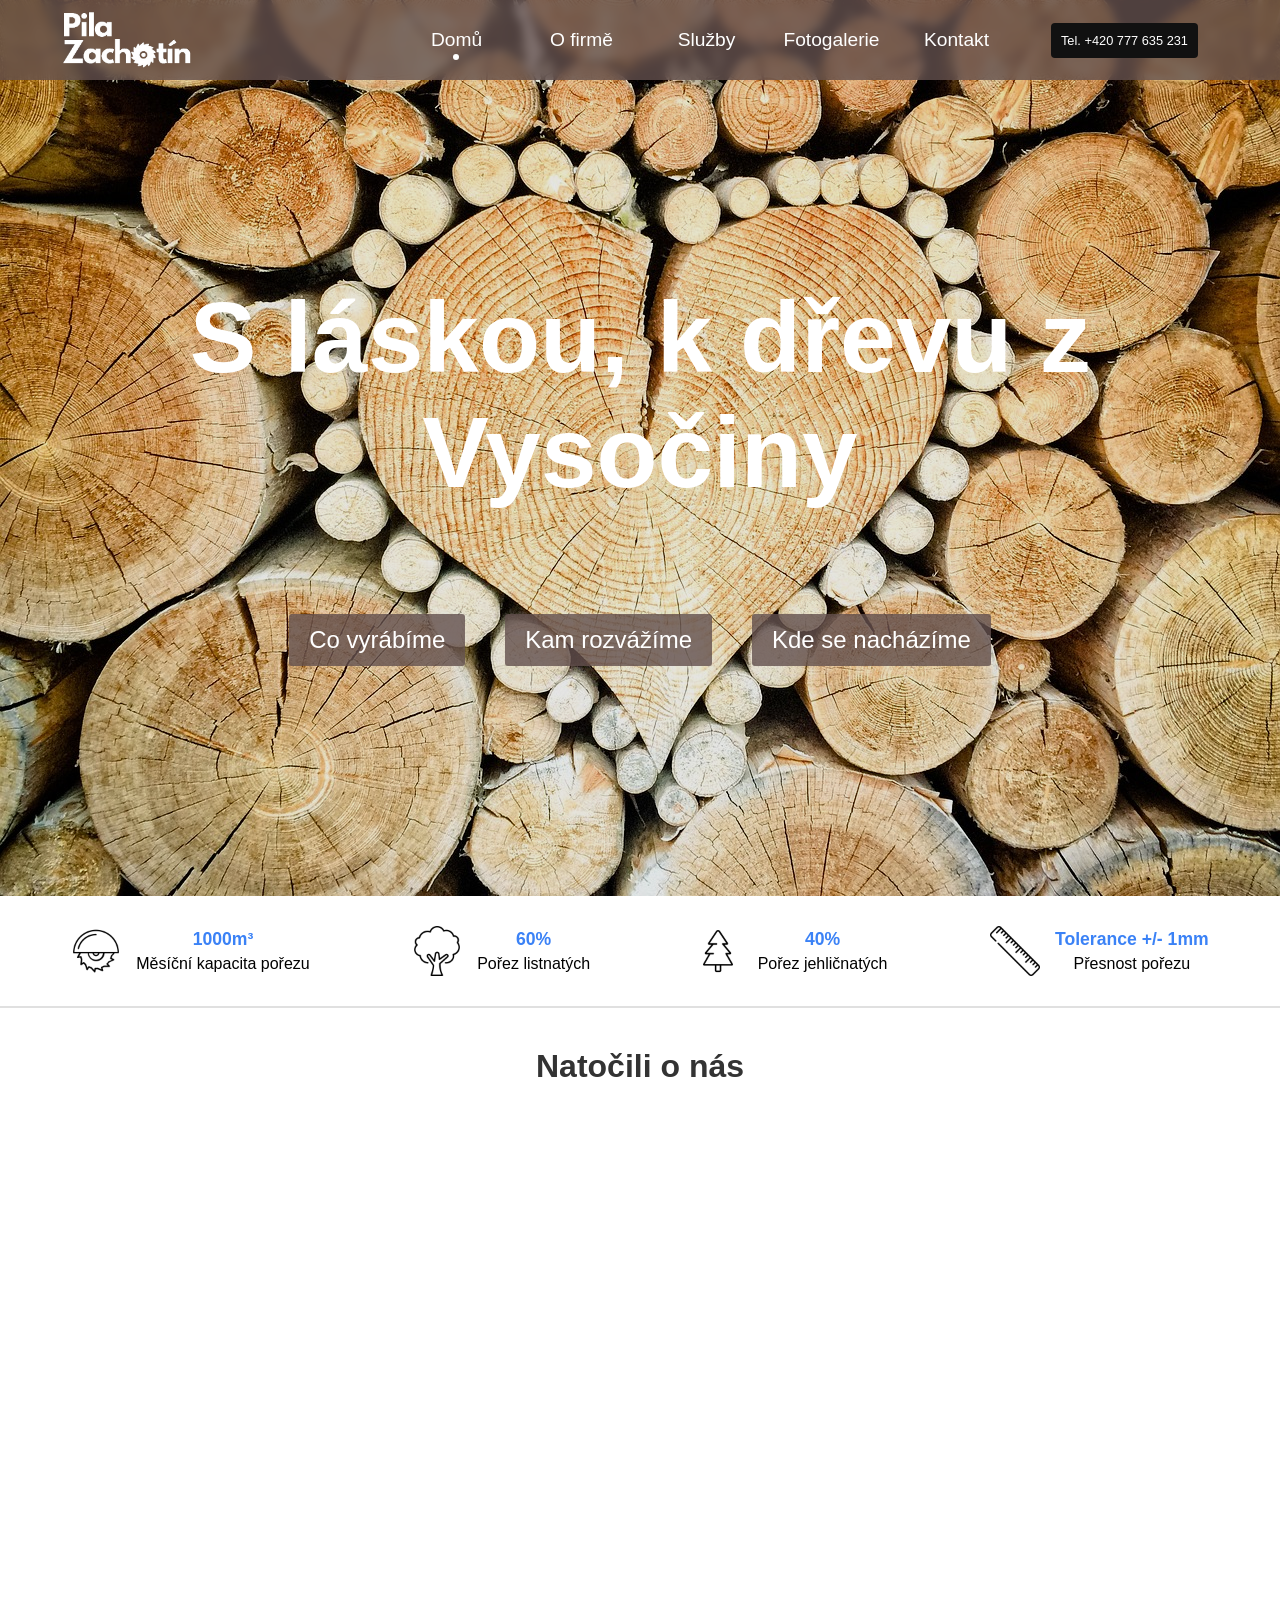
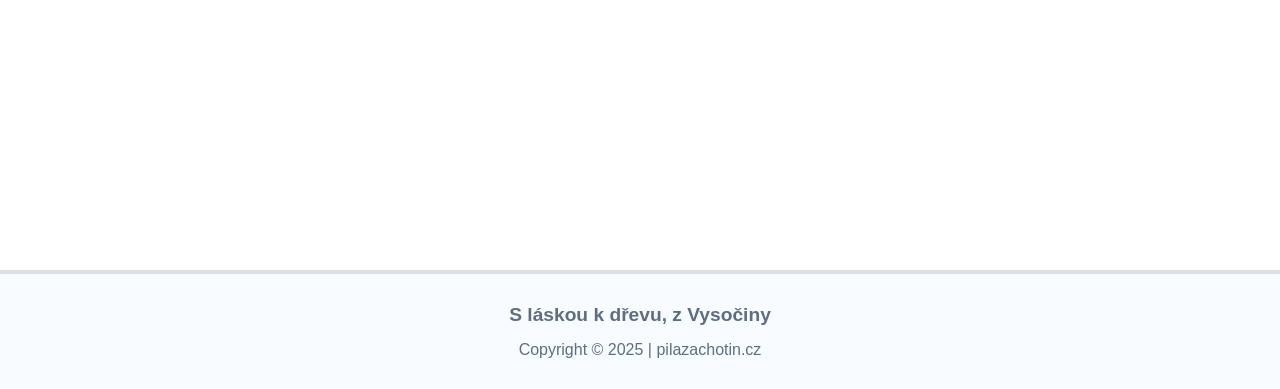
<file: index.html>
<!DOCTYPE html>
<html lang="cs">
<head>
    <meta charset="UTF-8">
    <meta name="viewport" content="width=device-width, initial-scale=1.0">
    <meta name="description" content="Úvodní stránka zabývající se prezentací firmy.">
    <title>Pila Zachotín</title>
    <link rel="stylesheet" href="style.css" />
    <link rel="icon" href="images/saw-blade1.png" type="image/png">
</head>
<body>
    <header>
    <nav class="navbar">
        <div class="navbar__container">
            <a href="" id="navbar__logo" >
                <img src="images/logo.png" alt="Pila Zachotín">
            </a>
            <div class="navbar__toggle" id="mobile-menu">
                <span class="bar"></span>
                <span class="bar"></span>
                <span class="bar"></span>
                <span class="bar"></span>
            </div>
            <ul class="navbar__menu">
                <li class="navbar__item">
                    <a href="index.html" class="navbar__links active" >Domů</a>
                </li>
                <li class="navbar__item">
                    <a href="about.html" class="navbar__links" >O firmě</a>
                </li>
                <li class="navbar__item">
                    <a href="services.html" class="navbar__links" >Služby</a>
                </li>
                <li class="navbar__item">
                    <a href="photogallery.html" class="navbar__links" >Fotogalerie</a>
                </li>
                <li class="navbar__item">
                    <a href="contact.html" class="navbar__links" >Kontakt</a>
                </li>
                <li class="navbar__btn">
                    <a href="tel:777-635-231" class="button" >Tel. +420 777 635 231</a>
                </li>
            </ul>
        </div>
    </nav>
    </header>
    <section class="hero">
        <div class="hero__container">
            <h1 class="hero__heading">S láskou, k dřevu z Vysočiny</h1>
            <div class="hero__btns">
                <a href="services.html#services" class="hero__btn">Co vyrábíme</a>
                <a href="about.html#export" class="hero__btn">Kam rozvážíme</a>
                <a href="contact.html#contact" class="hero__btn">Kde se nacházíme</a>
            </div>
        </div>
    </section>
    <section class="facts__container">
        <div class="fact">
            <img src="images/circular-saw.png" alt="pila">
            <div class="fact__text">
                <div class="fact__highlight">1000m³</div>
                <div>Měsíční kapacita pořezu</div>
            </div>
        </div>
        <div class="fact">
            <img src="images/tree.png" alt="strom">
            <div class="fact__text">
                <div class="fact__highlight">60%</div>
                <div>Pořez listnatých</div>
            </div>
        </div>
        <div class="fact">
            <img src="images/pine-tree.png" alt="strom">
            <div class="fact__text">
                <div class="fact__highlight">40%</div>
                <div>Pořez jehličnatých</div>
            </div>
        </div>
        <div class="fact">
            <img src="images/ruler.png" alt="pravítko">
            <div class="fact__text">
                <div class="fact__highlight">Tolerance +/- 1mm</div>
                <div>Přesnost pořezu</div>
            </div>
        </div>
    </section>
    <section class="video">
        <h1 class="video__title">Natočili o nás</h1>
        <div class="video__container">
            <iframe id="video" title="Natočili o nás" width="560" height="315" src="https://www.youtube.com/watch?v=CIvjf3qfNLM&t" frameborder="0" allow="autoplay; encrypted-media" allowfullscreen=""></iframe>
        </div>
    </section>
    <footer class="footer">
        <div class="footer__container">
            <p class="footer__slogan">S láskou k dřevu, z Vysočiny</p>
            <p class="footer__copyright">
            Copyright &copy; 2025 | 
            <a href="https://pilazachotin.cz">pilazachotin.cz</a>
            </p>
        </div>
        </footer>
    <script src="app.js"></script>
</body>
</html>
</file>
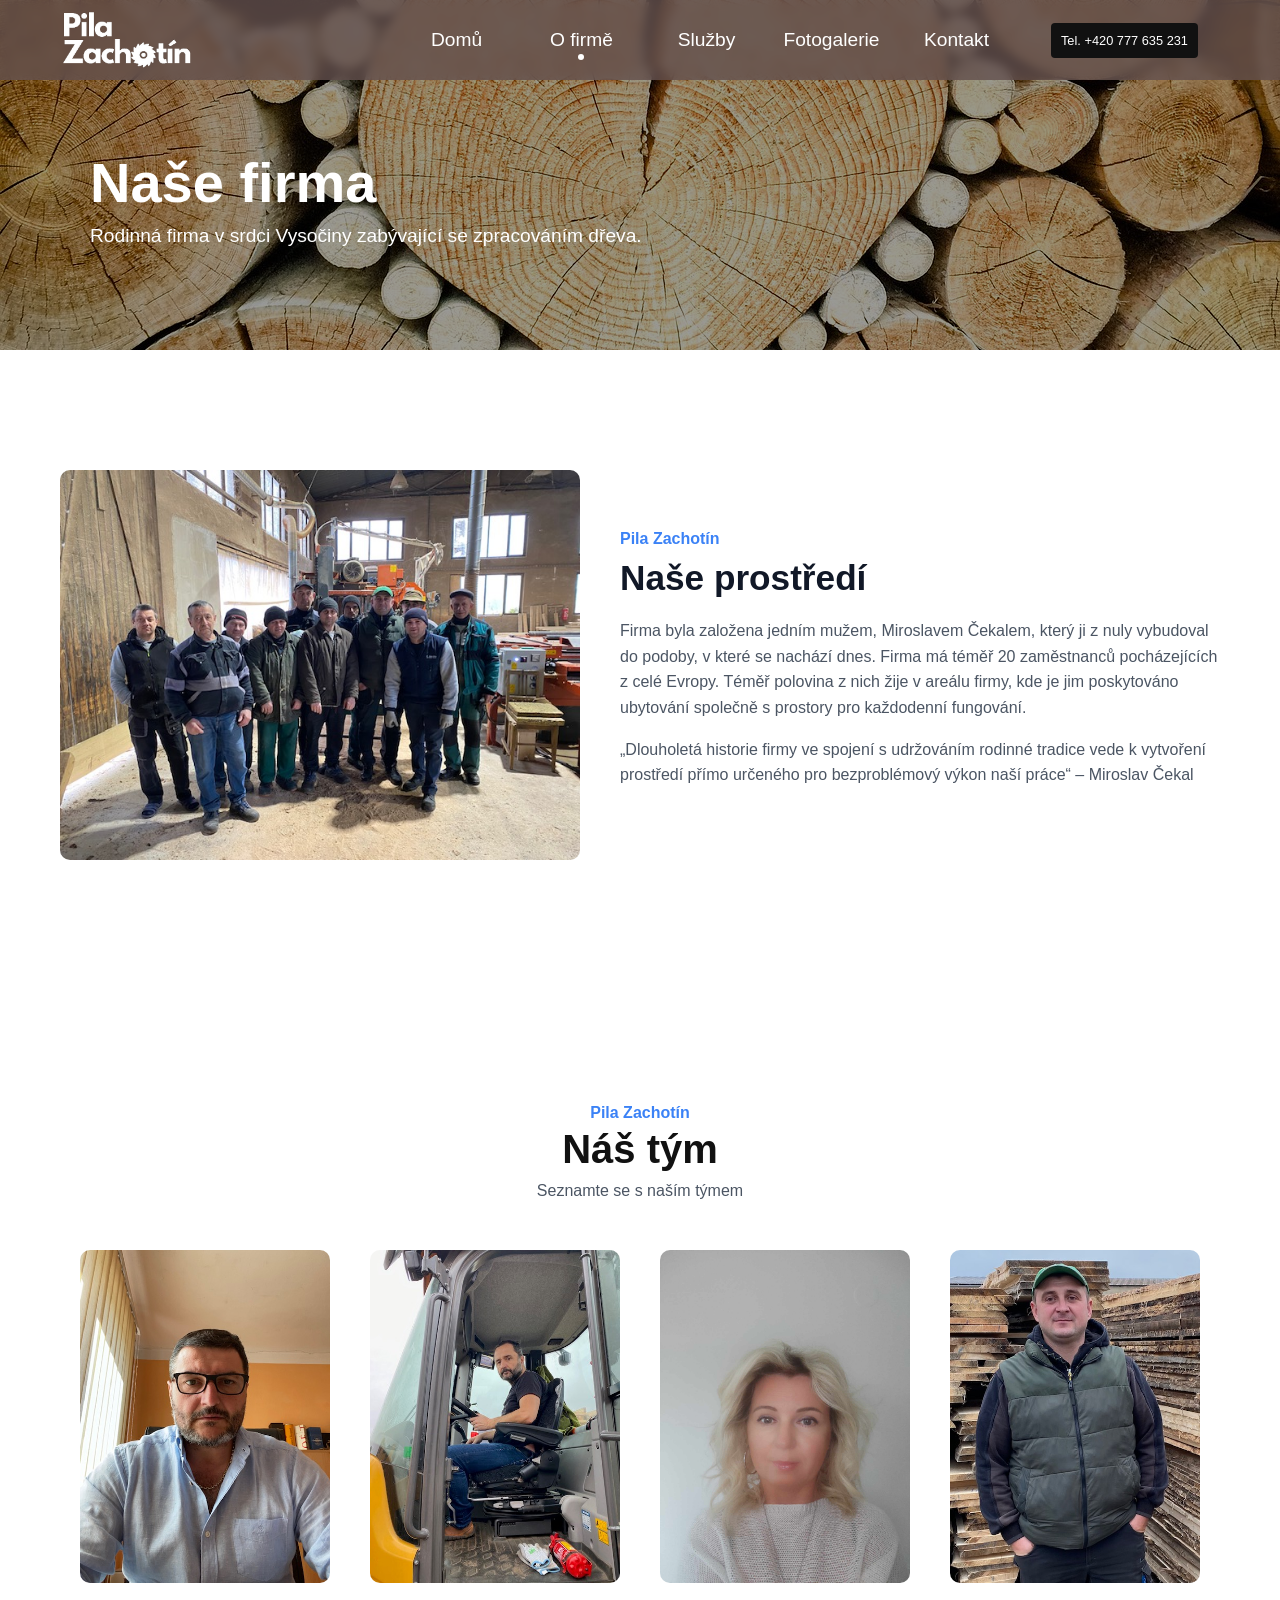
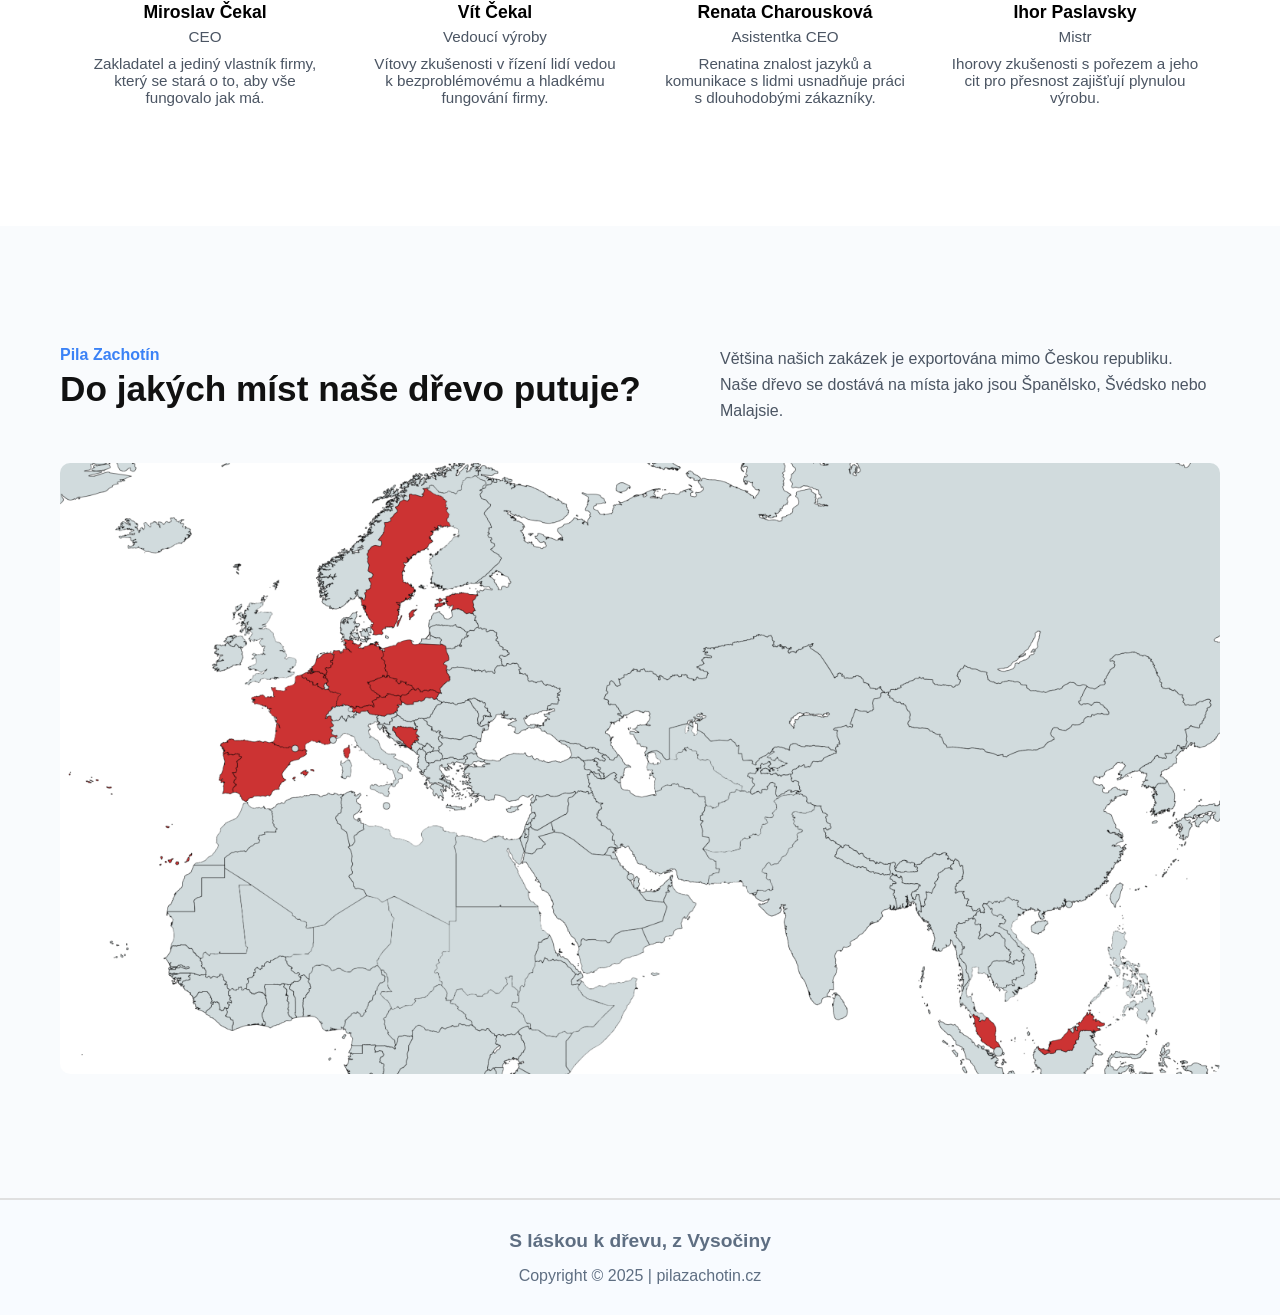
<file: about.html>
<!DOCTYPE html>
<html lang="cs">
<head>
    <meta charset="UTF-8">
    <meta name="viewport" content="width=device-width, initial-scale=1.0">
    <meta name="description" content="Informace o firmě a její historii.">
    <title>Pila Zachotín - O firmě</title>
    <link rel="stylesheet" href="style.css" />
    <link rel="icon" href="images/saw-blade1.png" type="image/png">
</head>
<body>
    <header>
    <nav class="navbar">
        <div class="navbar__container">
            <a href="" id="navbar__logo" >
                <img src="images/logo.png" alt="Pila Zachotín">
            </a>
            <div class="navbar__toggle" id="mobile-menu">
                <span class="bar"></span>
                <span class="bar"></span>
                <span class="bar"></span>
                <span class="bar"></span>
            </div>
            <ul class="navbar__menu">
                <li class="navbar__item">
                    <a href="index.html" class="navbar__links" >Domů</a>
                </li>
                <li class="navbar__item">
                    <a href="about.html" class="navbar__links active" >O firmě</a>
                </li>
                <li class="navbar__item">
                    <a href="services.html" class="navbar__links" >Služby</a>
                </li>
                <li class="navbar__item">
                    <a href="photogallery.html" class="navbar__links" >Fotogalerie</a>
                </li>
                <li class="navbar__item">
                    <a href="contact.html" class="navbar__links" >Kontakt</a>
                </li>
                <li class="navbar__btn">
                    <a href="tel:777-635-231" class="button" >Tel. +420 777 635 231</a>
                </li>
            </ul>
        </div>
    </nav>
    </header>
    <div class="hero2" id="home">
        <div class="hero2__container">
            <h1 class="hero2__heading">Naše firma</h1>
            <p class="hero2__description">Rodinná firma v srdci Vysočiny zabývající se zpracováním dřeva.</p>
        </div>
    </div>
    <section class="about">
        <div class="about__content">
            <div class="about__image">
                <img src="images/tym.jpg" alt="Tým Pila Zachotín">
            </div>
            <div class="about__text">
                <h4 class="about__subtitle">Pila Zachotín</h4>
                <h2 class="about__heading">Naše prostředí</h2>
                <p>
                    Firma byla založena jedním mužem, Miroslavem Čekalem, který ji z nuly vybudoval do podoby, v které se nachází dnes.
                    Firma má téměř 20 zaměstnanců pocházejících z celé Evropy. Téměř polovina z nich žije v areálu firmy, kde je jim
                    poskytováno ubytování společně s prostory pro každodenní fungování.
                </p>
                <p>
                    „Dlouholetá historie firmy ve spojení s udržováním rodinné tradice vede k vytvoření prostředí přímo určeného pro
                    bezproblémový výkon naší práce“ – Miroslav Čekal
                </p>
            </div>
        </div>
    </section>
    <section class="gallery">
        <div class="gallery__header">
            <h4 class="gallery__subtitle">Pila Zachotín</h4>
            <h2 class="gallery__title">Náš tým</h2>
            <p class="gallery__desc">Seznamte se s naším týmem</p>
        </div>
        <div class="gallery__content">
            <div class="gallery__member">
                <img src="images/miroslav.jpeg" alt="Miroslav Čekal">
                <h3>Miroslav Čekal</h3>
                <p class="role">CEO</p>
                <p>Zakladatel a jediný vlastník firmy, který se stará o to, aby vše fungovalo jak má.</p>
            </div>
            <div class="gallery__member">
                <img src="images/vita.jpg" alt="Vít Čekal">
                <h3>Vít Čekal</h3>
                <p class="role">Vedoucí výroby</p>
                <p>Vítovy zkušenosti v řízení lidí vedou k bezproblémovému a hladkému fungování firmy.</p>
            </div>
            <div class="gallery__member">
                <img src="images/renata.jpg" alt="Renata Charousková">
                <h3>Renata Charousková</h3>
                <p class="role">Asistentka CEO</p>
                <p>Renatina znalost jazyků a komunikace s lidmi usnadňuje práci s dlouhodobými zákazníky.</p>
            </div>
            <div class="gallery__member">
                <img src="images/ihor.jpeg" alt="Ihor Paslavsky">
                <h3>Ihor Paslavsky</h3>
                <p class="role">Mistr</p>
                <p>Ihorovy zkušenosti s pořezem a jeho cit pro přesnost zajišťují plynulou výrobu.</p>
            </div>
        </div>
    </section>
    <section class="export" id="export">
        <div class="export__header">
            <div class="export__text">
                <h4 class="export__subtitle">Pila Zachotín</h4>
                <h2 class="export__title">Do jakých míst naše dřevo putuje?</h2>
            </div>
            <p class="export__desc">
                Většina našich zakázek je exportována mimo Českou republiku.<br>
                Naše dřevo se dostává na místa jako jsou Španělsko, Švédsko nebo Malajsie.
            </p>
        </div>
        <div class="export__map">
            <img src="images/mapExport.png" alt="Mapa exportu dřeva">
        </div>
    </section>
    <footer class="footer">
        <div class="footer__container">
            <p class="footer__slogan">S láskou k dřevu, z Vysočiny</p>
            <p class="footer__copyright">
            Copyright &copy; 2025 | 
            <a href="https://pilazachotin.cz">pilazachotin.cz</a>
            </p>
        </div>
    </footer>
    <script src="app.js"></script>
</body>
</html>
</file>
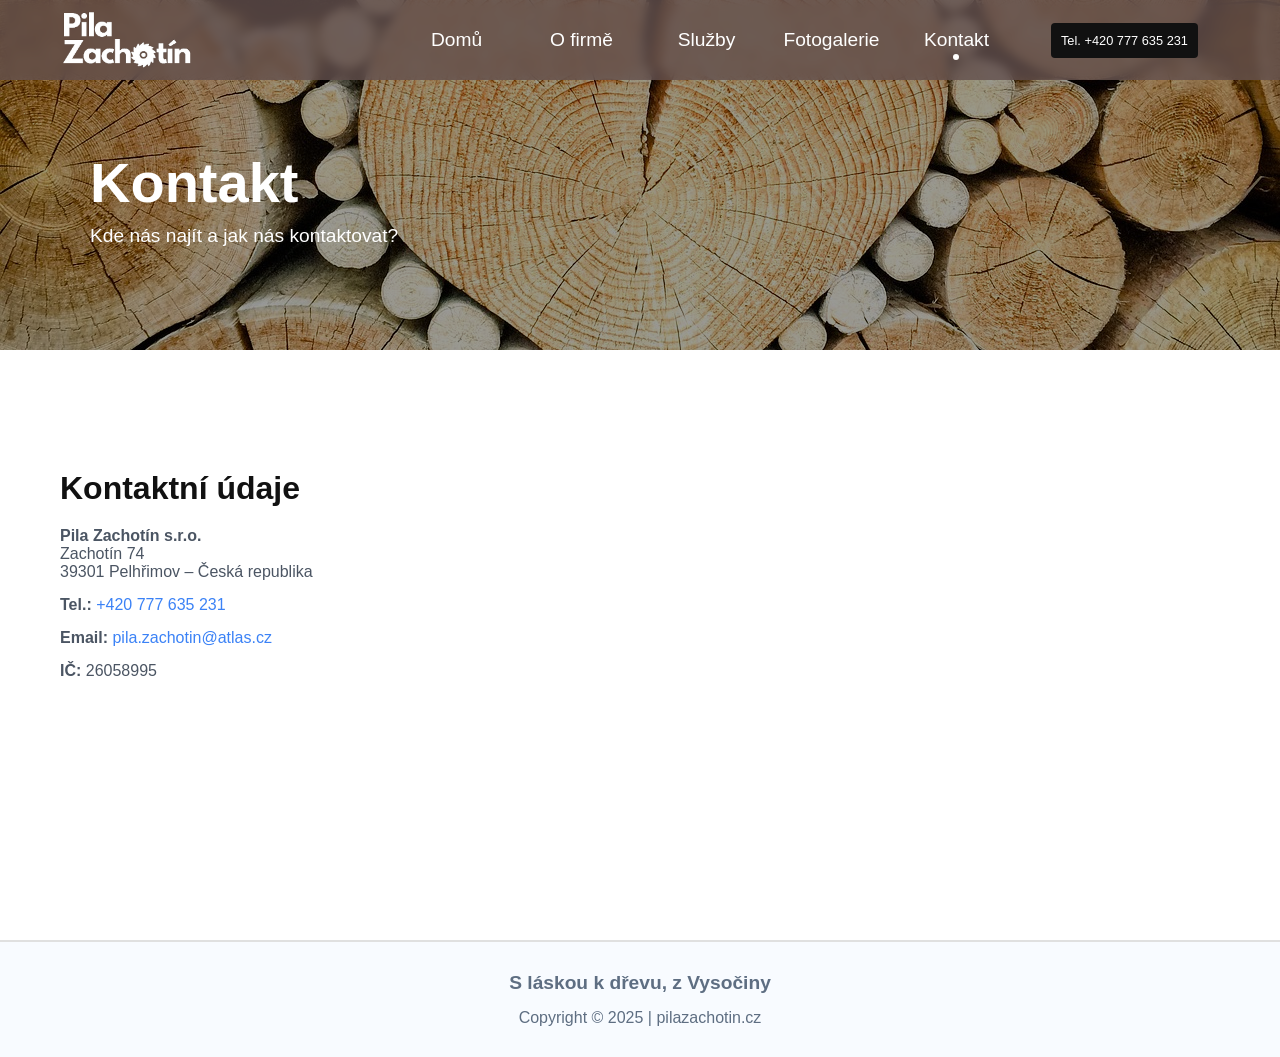
<file: contact.html>
<!DOCTYPE html>
<html lang="cs">
<head>
    <meta charset="UTF-8">
    <meta name="viewport" content="width=device-width, initial-scale=1.0">
    <meta name="description" content="Informace o způsobech spojení a lokaci firmy.">
    <title>Pila Zachotín - Kontakt</title>
    <link rel="stylesheet" href="style.css" />
    <link rel="icon" href="images/saw-blade1.png" type="image/png">
</head>
<body>
    <header>
    <nav class="navbar">
        <div class="navbar__container">
            <a href="" id="navbar__logo" >
                <img src="images/logo.png" alt="Pila Zachotín">
            </a>
            <div class="navbar__toggle" id="mobile-menu">
                <span class="bar"></span>
                <span class="bar"></span>
                <span class="bar"></span>
                <span class="bar"></span>
            </div>
            <ul class="navbar__menu">
                <li class="navbar__item">
                    <a href="index.html" class="navbar__links" >Domů</a>
                </li>
                <li class="navbar__item">
                    <a href="about.html" class="navbar__links" >O firmě</a>
                </li>
                <li class="navbar__item">
                    <a href="services.html" class="navbar__links" >Služby</a>
                </li>
                <li class="navbar__item">
                    <a href="photogallery.html" class="navbar__links" >Fotogalerie</a>
                </li>
                <li class="navbar__item">
                    <a href="contact.html" class="navbar__links active" >Kontakt</a>
                </li>
                <li class="navbar__btn">
                    <a href="tel:777-635-231" class="button" >Tel. +420 777 635 231</a>
                </li>
            </ul>
        </div>
    </nav>
    </header>
    <div class="hero2" id="home">
        <div class="hero2__container">
            <h1 class="hero2__heading">Kontakt</h1>
            <p class="hero2__description">Kde nás najít a jak nás kontaktovat?</p>
        </div>
    </div>
    <section class="contact" id="contact">
        <div class="contact__container">
            <div class="contact__info">
                <h2>Kontaktní údaje</h2>
                <p><strong>Pila Zachotín s.r.o.</strong>
                <br>Zachotín 74<br>
                39301 Pelhřimov – Česká republika
                </p>
            <p><strong>Tel.:</strong> <a href="tel:+420777635231">+420 777 635 231</a></p>
            <p><strong>Email:</strong> <a href="mailto:pila.zachotin@atlas.cz">pila.zachotin@atlas.cz</a></p>
            <p><strong>IČ:</strong> 26058995</p>
        </div>
        <div class="contact__map">
            <iframe
                src="https://www.google.com/maps/embed?pb=!1m18!1m12!1m3!1d2552.3154364306253!2d15.263279515717227!3d49.405978479344985!2m3!1f0!2f0!3f0!3m2!1i1024!2i768!4f13.1!3m3!1m2!1s0x470bd4ec5a3cd6f1%3A0x5b5b7759a0e4a3f7!2sZachot%C3%ADn%2074%2C%20393%2001%20Zachot%C3%ADn!5e0!3m2!1scs!2scz!4v1685379519147!5m2!1scs!2scz"
                width="100%" height="350" style="border:0;" allowfullscreen="" loading="lazy"
                referrerpolicy="no-referrer-when-downgrade">
            </iframe>
        </div>
        </div>
    </section>
    <footer class="footer">
        <div class="footer__container">
            <p class="footer__slogan">S láskou k dřevu, z Vysočiny</p>
            <p class="footer__copyright">
            Copyright &copy; 2025 | 
            <a href="https://pilazachotin.cz">pilazachotin.cz</a>
            </p>
        </div>
    </footer>
    <script src="app.js"></script>
</body>
</html>
</file>
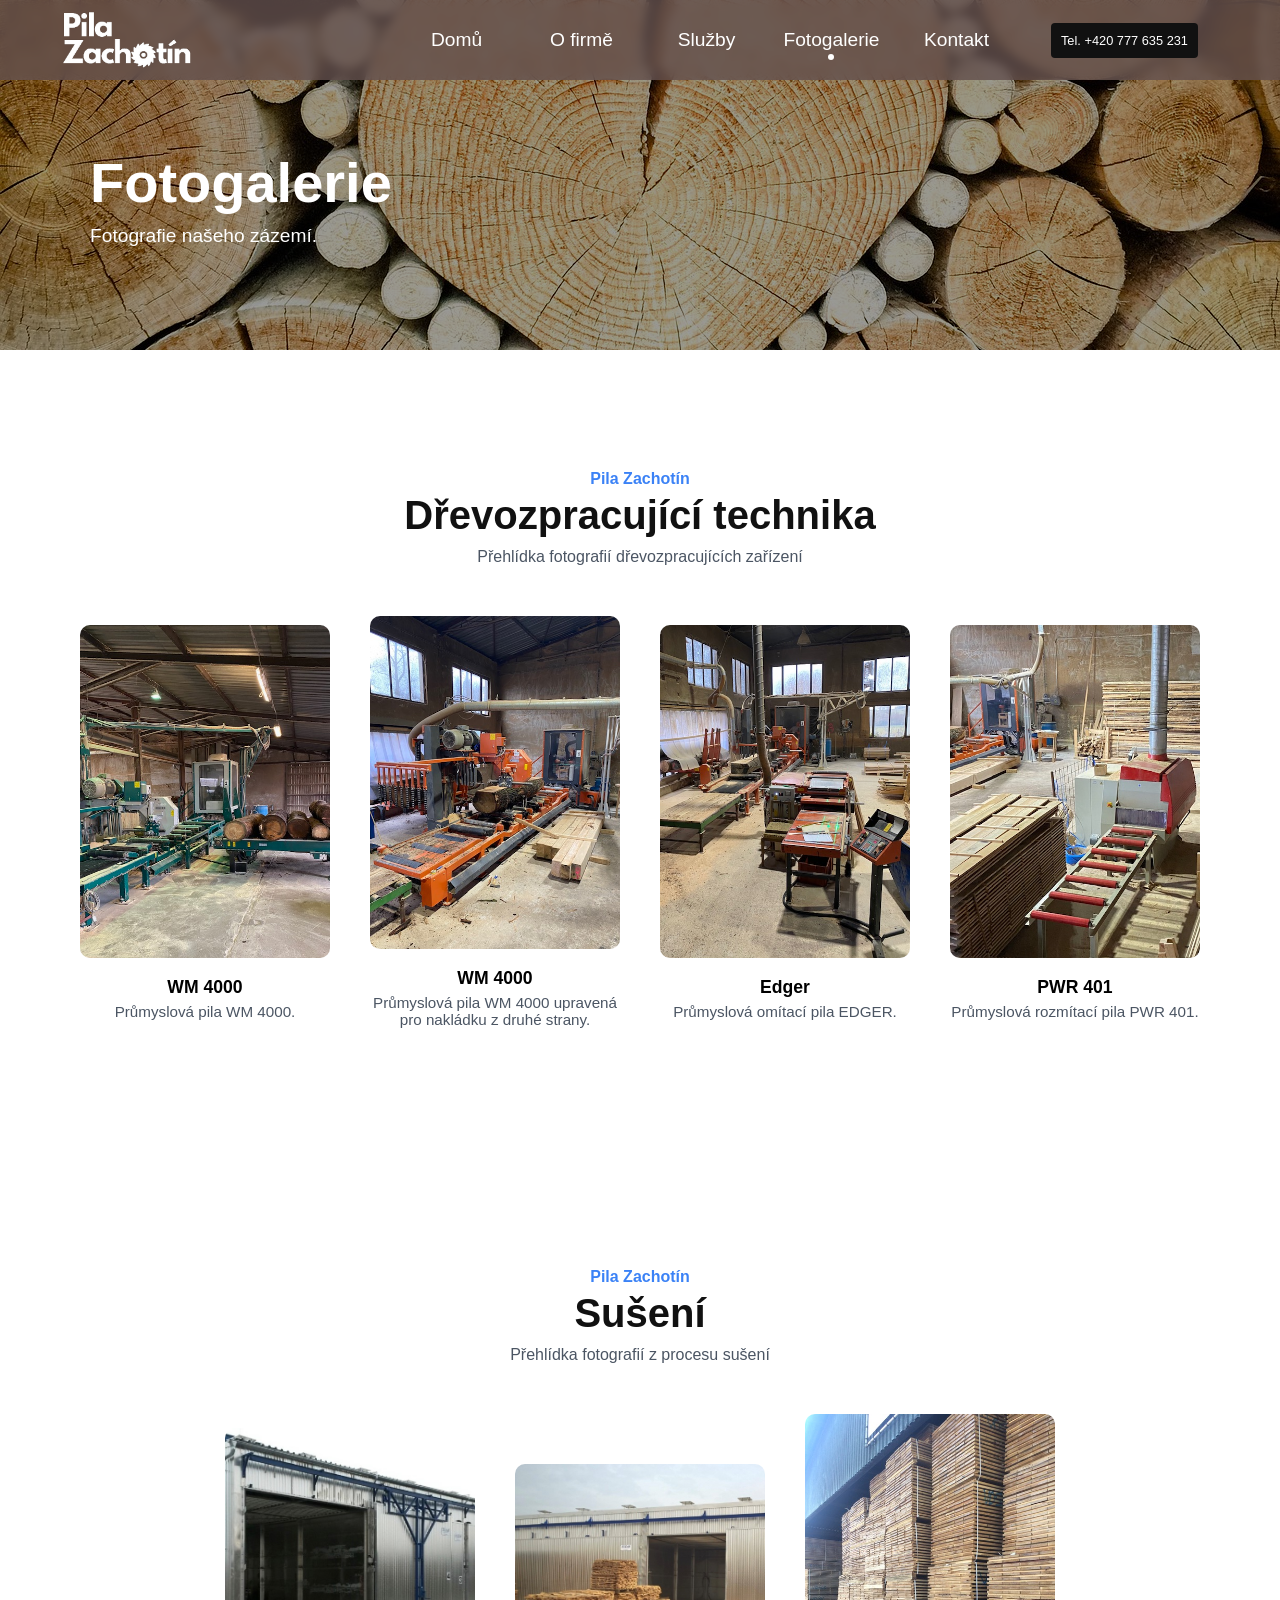
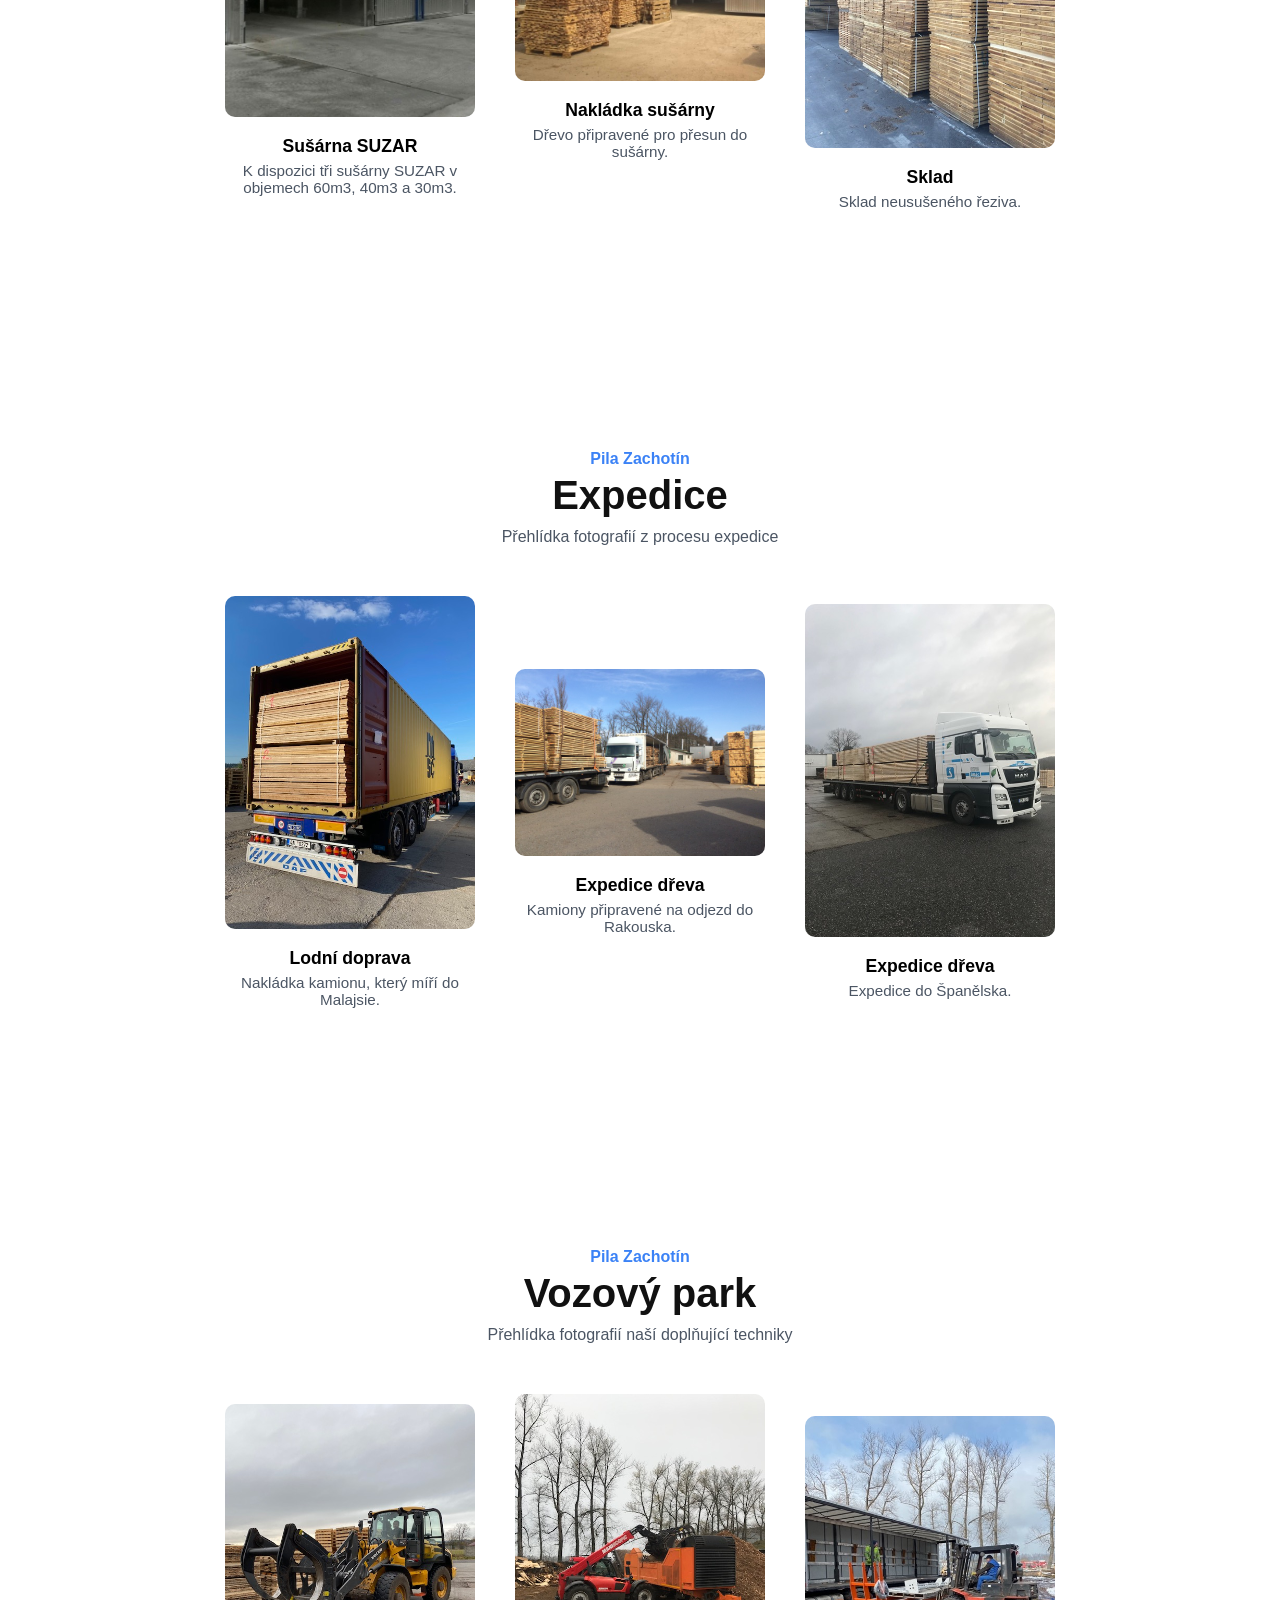
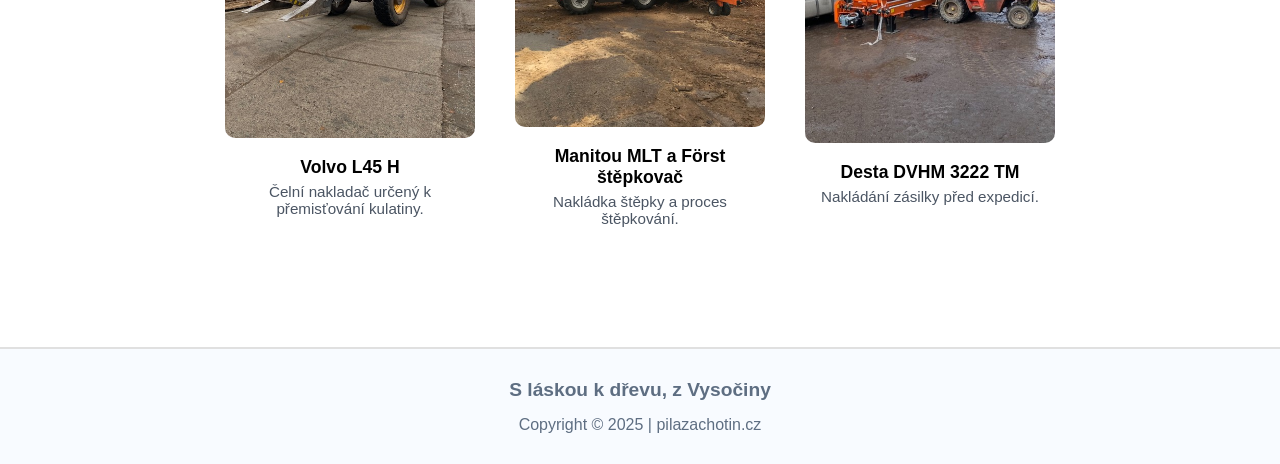
<file: photogallery.html>
<!DOCTYPE html>
<html lang="cs">
<head>
    <meta charset="UTF-8">
    <meta name="viewport" content="width=device-width, initial-scale=1.0">
    <meta name="description" content="Fotogalerie obsahující fotografie z firemního zázemí.">
    <title>Pila Zachotín - Fotogalerie</title>
    <link rel="stylesheet" href="style.css" />
    <link rel="icon" href="images/saw-blade1.png" type="image/png">
</head>
<body>
    <header>
    <nav class="navbar">
        <div class="navbar__container">
            <a href="" id="navbar__logo" >
                <img src="images/logo.png" alt="Pila Zachotín">
            </a>
            <div class="navbar__toggle" id="mobile-menu">
                <span class="bar"></span>
                <span class="bar"></span>
                <span class="bar"></span>
                <span class="bar"></span>
            </div>
            <ul class="navbar__menu">
                <li class="navbar__item">
                    <a href="index.html" class="navbar__links" >Domů</a>
                </li>
                <li class="navbar__item">
                    <a href="about.html" class="navbar__links" >O firmě</a>
                </li>
                <li class="navbar__item">
                    <a href="services.html" class="navbar__links" >Služby</a>
                </li>
                <li class="navbar__item">
                    <a href="photogallery.html" class="navbar__links active" >Fotogalerie</a>
                </li>
                <li class="navbar__item">
                    <a href="contact.html" class="navbar__links" >Kontakt</a>
                </li>
                <li class="navbar__btn">
                    <a href="tel:777-635-231" class="button" >Tel. +420 777 635 231</a>
                </li>
            </ul>
        </div>
    </nav>
    </header>
    <section class="hero2" id="home">
        <div class="hero2__container">
            <h1 class="hero2__heading">Fotogalerie</h1>
            <p class="hero2__description">Fotografie našeho zázemí.</p>
        </div>
    </section>
    <section class="gallery">
        <div class="gallery__header">
            <h4 class="gallery__subtitle">Pila Zachotín</h4>
            <h2 class="gallery__title">Dřevozpracující technika</h2>
            <p class="gallery__desc">Přehlídka fotografií dřevozpracujících zařízení</p>
        </div>
        <div class="gallery__content">
            <div class="gallery__member">
                <img src="images/wm1.jpg" alt="WM 4000">
                <h3>WM 4000</h3>
                <p>Průmyslová pila WM 4000.</p>
            </div>
            <div class="gallery__member">
                <img src="images/wm2.jpg" alt="WM 4000">
                <h3>WM 4000</h3>
                <p>Průmyslová pila WM 4000 upravená pro nakládku z druhé strany.</p>
            </div>
            <div class="gallery__member">
                <img src="images/edger.jpg" alt="Edger">
                <h3>Edger</h3>
                <p>Průmyslová omítací pila EDGER.</p>
            </div>
            <div class="gallery__member">
                <img src="images/pwr.jpg" alt="PWR 401">
                <h3>PWR 401</h3>
                <p>Průmyslová rozmítací pila PWR 401.</p>
            </div>
        </div>
    </section>
    <section class="gallery">
        <div class="gallery__header">
            <h4 class="gallery__subtitle">Pila Zachotín</h4>
            <h2 class="gallery__title">Sušení</h2>
            <p class="gallery__desc">Přehlídka fotografií z procesu sušení</p>
        </div>
        <div class="gallery__content">
            <div class="gallery__member">
                <img src="images/SUS.jpg" alt="Sušárna SUZAR">
                <h3>Sušárna SUZAR</h3>
                <p>K dispozici tři sušárny SUZAR v objemech 60m3, 40m3 a 30m3.</p>
            </div>
            <div class="gallery__member">
                <img src="images/SUSKA.jpg" alt="Nakládka sušárny">
                <h3>Nakládka sušárny</h3>
                <p>Dřevo připravené pro přesun do sušárny.</p>
            </div>
            <div class="gallery__member">
                <img src="images/sklad.jpeg" alt="Sklad dřeva">
                <h3>Sklad</h3>
                <p>Sklad neusušeného řeziva.</p>
            </div>
        </div>
    </section>
    <section class="gallery">
        <div class="gallery__header">
            <h4 class="gallery__subtitle">Pila Zachotín</h4>
            <h2 class="gallery__title">Expedice</h2>
            <p class="gallery__desc">Přehlídka fotografií z procesu expedice</p>
        </div>
        <div class="gallery__content">
            <div class="gallery__member">
                <img src="images/expeditionShip.jpeg" alt="Lodní doprava">
                <h3>Lodní doprava</h3>
                <p>Nakládka kamionu, který míří do Malajsie.</p>
            </div>
            <div class="gallery__member">
                <img src="images/expeditionAustria.jpeg" alt="Expedice Rakousko">
                <h3>Expedice dřeva</h3>
                <p>Kamiony připravené na odjezd do Rakouska.</p>
            </div>
            <div class="gallery__member">
                <img src="images/expeditionSpain.jpeg" alt="Expedice Španělsko">
                <h3>Expedice dřeva</h3>
                <p>Expedice do Španělska.</p>
            </div>
        </div>
    </section>
    <section class="gallery">
        <div class="gallery__header">
            <h4 class="gallery__subtitle">Pila Zachotín</h4>
            <h2 class="gallery__title">Vozový park</h2>
            <p class="gallery__desc">Přehlídka fotografií naší doplňující techniky</p>
        </div>
        <div class="gallery__content">
            <div class="gallery__member">
                <img src="images/volvo.jpeg" alt="Volvo L45 H">
                <h3>Volvo L45 H</h3>
                <p>Čelní nakladač určený k přemisťování kulatiny.</p>
            </div>
            <div class="gallery__member">
                <img src="images/stepka.jpeg" alt="Štěpkování">
                <h3>Manitou MLT a Först štěpkovač</h3>
                <p>Nakládka štěpky a proces štěpkování.</p>
            </div>
            <div class="gallery__member">
                <img src="images/DESTA.jpg" alt="Desta DVHM 3222 TM">
                <h3>Desta DVHM 3222 TM</h3>
                <p>Nakládání zásilky před expedicí.</p>
            </div>
        </div>
    </section>
    <footer class="footer">
        <div class="footer__container">
            <p class="footer__slogan">S láskou k dřevu, z Vysočiny</p>
            <p class="footer__copyright">
            Copyright &copy; 2025 | 
            <a href="https://pilazachotin.cz">pilazachotin.cz</a>
            </p>
        </div>
    </footer>
    <script src="app.js"></script>
</body>
</html>
</file>
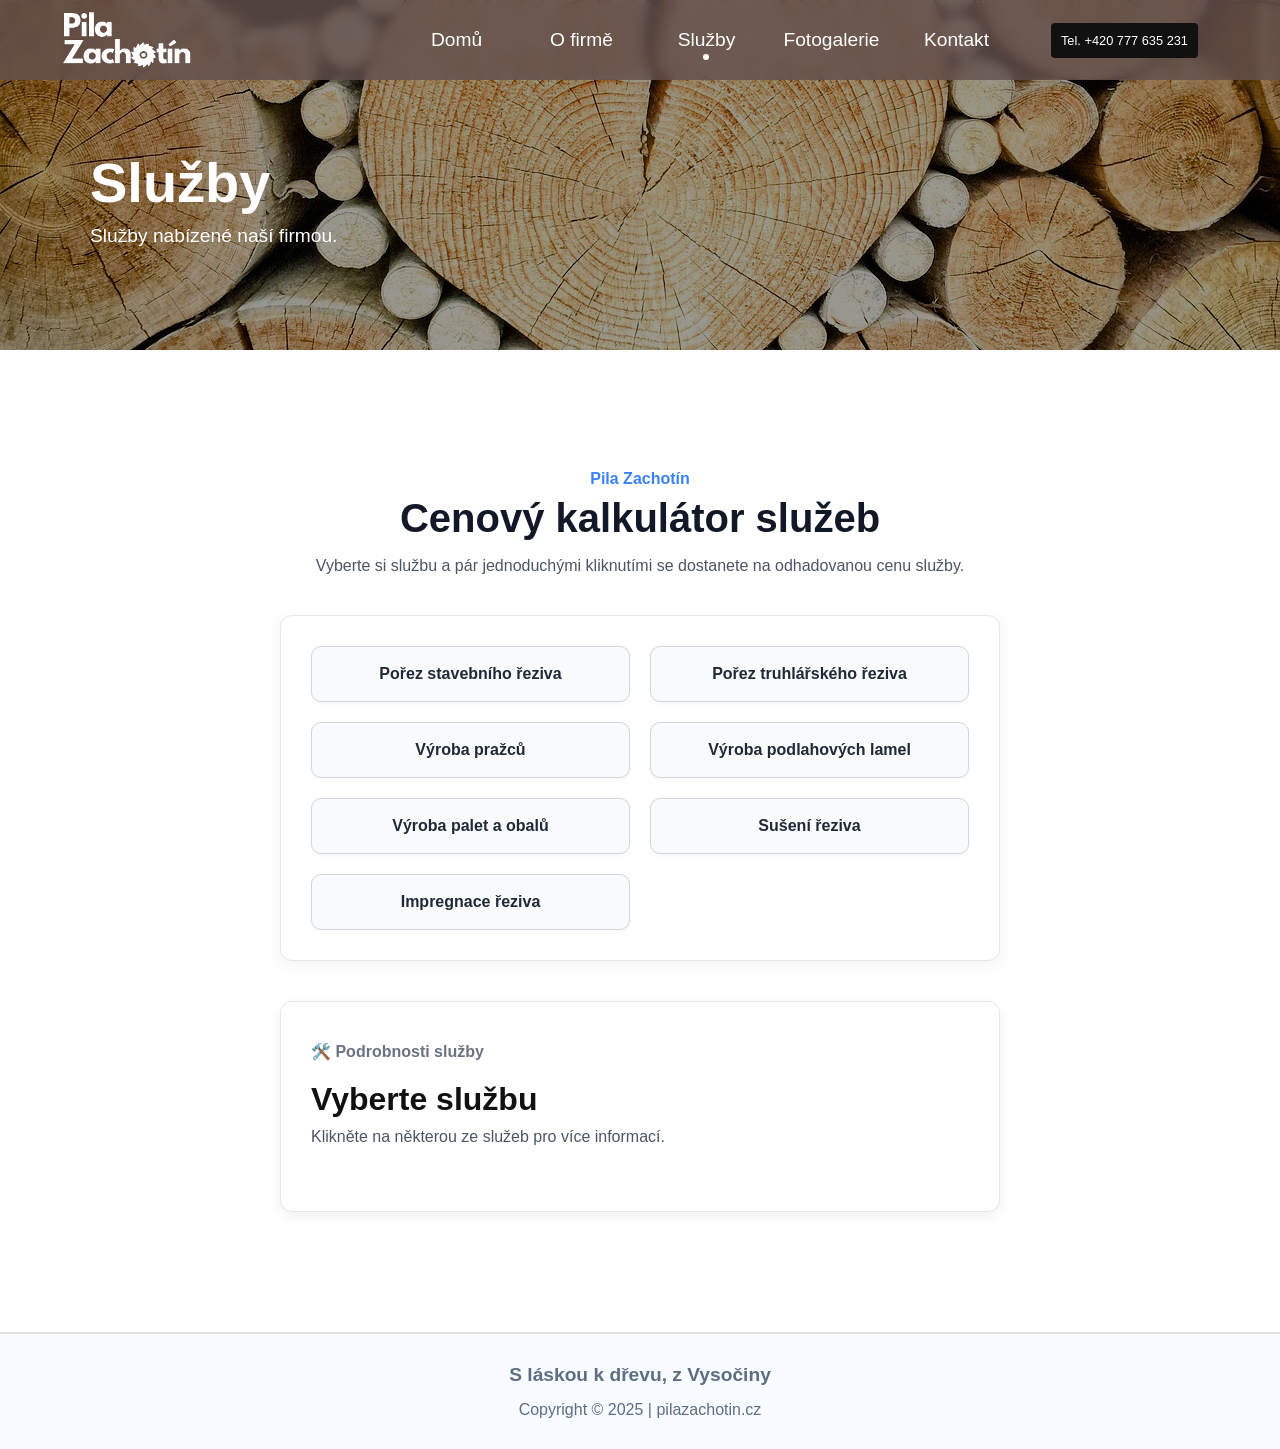
<file: services.html>
<!DOCTYPE html>
<html lang="cs">
<head>
    <meta charset="UTF-8">
    <meta name="viewport" content="width=device-width, initial-scale=1.0">
    <meta name="description" content="Stránka zabývající se druhy služeb, které firma poskytuje, a výpočtem jejich ceny.">
    <title>Pila Zachotín - Služby</title>
    <link rel="stylesheet" href="style.css" />
    <link rel="icon" href="images/saw-blade1.png" type="image/png">
</head>
<body>
    <header>
    <nav class="navbar">
        <div class="navbar__container">
            <a href="" id="navbar__logo" >
                <img src="images/logo.png" alt="Pila Zachotín">
            </a>
            <div class="navbar__toggle" id="mobile-menu">
                <span class="bar"></span>
                <span class="bar"></span>
                <span class="bar"></span>
                <span class="bar"></span>
            </div>
            <ul class="navbar__menu">
                <li class="navbar__item">
                    <a href="index.html" class="navbar__links" >Domů</a>
                </li>
                <li class="navbar__item">
                    <a href="about.html" class="navbar__links" >O firmě</a>
                </li>
                <li class="navbar__item">
                    <a href="services.html" class="navbar__links active" >Služby</a>
                </li>
                <li class="navbar__item">
                    <a href="photogallery.html" class="navbar__links" >Fotogalerie</a>
                </li>
                <li class="navbar__item">
                    <a href="contact.html" class="navbar__links" >Kontakt</a>
                </li>
                <li class="navbar__btn">
                    <a href="tel:777-635-231" class="button" >Tel. +420 777 635 231</a>
                </li>
            </ul>
        </div>
    </nav>
    </header>
    <section class="hero2" id="home">
        <div class="hero2__container">
            <h1 class="hero2__heading">Služby</h1>
            <p class="hero2__description">Služby nabízené naší firmou.</p>
        </div>
    </section>
    <section class="services" id="services">
        <div class="services__container">
            <h4 class="gallery__subtitle">Pila Zachotín</h4>
            <h2>Cenový kalkulátor služeb</h2>
            <p>Vyberte si službu a pár jednoduchými kliknutími se dostanete na odhadovanou cenu služby.</p>
            <ul id="serviceList">
                <li data-service="stavebni">Pořez stavebního řeziva</li>
                <li data-service="truhlarsky">Pořez truhlářského řeziva</li>
                <li data-service="prazce">Výroba pražců</li>
                <li data-service="lamely">Výroba podlahových lamel</li>
                <li data-service="palety">Výroba palet a obalů</li>
                <li data-service="suseni">Sušení řeziva</li>
                <li data-service="impregnace">Impregnace řeziva</li>
            </ul>
            <div class="service__detail">
                <div class="service__text">
                    <h3 id="serviceTitle">Vyberte službu</h3>
                    <p id="serviceDescription">Klikněte na některou ze služeb pro více informací.</p>
                </div>
                <div id="calculator" class="calculator" style="display: none;">
                    <p><strong>Cena za m³:</strong> <span id="priceM3">0</span> Kč</p>
                    <label for="woodType">Typ dřeva:</label>
                    <select id="woodType">
                        <option value="smrk">Smrk</option>
                        <option value="borovice">Borovice</option>
                        <option value="dub">Dub</option>
                        <option value="buk">Buk</option>
                        <option value="modrin">Modřín</option>
                    </select>
                    <label for="woodGrade">Kvalita dřeva:</label>
                    <select id="woodGrade">
                        <option value="A">A (nejvyšší)</option>
                        <option value="B">B</option>
                        <option value="C">C</option>
                        <option value="D">D</option>
                        <option value="E">E (nejnižší)</option>
                    </select>
                    <label for="volume">Zadejte množství (m³):</label>
                    <input type="number" id="volume" min="0" step="0.1" placeholder="Např. 2.5">
                    <p><strong>Odhadovaná cena:</strong> <span id="totalPrice">0</span> Kč</p>
                </div>
            </div>
        </div>
    </section>
    <footer class="footer">
        <div class="footer__container">
            <p class="footer__slogan">S láskou k dřevu, z Vysočiny</p>
            <p class="footer__copyright">
            Copyright &copy; 2025 | 
            <a href="https://pilazachotin.cz">pilazachotin.cz</a>
            </p>
        </div>
    </footer>
    <script src="app.js"></script>
</body>
</html>
</file>
<file: style.css>
/* Základní nastavení */
*{
    box-sizing: border-box;
    margin: 0;
    padding: 0;
    font-family: 'Kumbh Sans', sans-serif;
    scroll-behavior: smooth;
}
/* Navigace */
.navbar {
    background-color: rgba(99, 81, 78, 0.8); 
    height: 80px;
    display: flex;
    justify-content: center;
    align-items: center;
    font-size: 1.2rem;
    position: fixed; 
    top: 0;
    left: 0;
    right: 0;
    z-index: 999;
    backdrop-filter: blur(5px);
}
.navbar__container {
    display: flex;
    justify-content: space-between;
    height: 80px;
    z-index: 1;
    width: 100%;
    max-width: 1300px;
    margin: 0 auto;
    padding: 0 50px;
}
#navbar__logo {
    padding: 10px 0;
    display: flex;
    align-items: center;
}
#navbar__logo img {
    max-height: 60px;
    height: auto;
    width: auto;
    display: block;
}
.navbar__menu {
    display: flex;
    align-items: center;
    list-style: none;
}
.navbar__item {
    height: 80px;
}
.navbar__links {
    color: #fff;
    display: flex;
    position: relative;
    align-items: center;
    justify-content: center;
    width: 125px;
    text-decoration: none;
    height: 100%;
    transition: all 0.3s ease;
}
.navbar__links.active::after {
    content: '';
    position: absolute;
    bottom: 20px; 
    left: 50%;
    transform: translateX(-50%);
    height: 6px;
    width: 6px;
    background-color: #ffffff; 
    border-radius: 50%;
}
.navbar__btn {
    display: flex;
    justify-content: center;
    align-items: center;
    padding: 0 2rem;
    width: 100%;
}
.button {
    display: flex;
    justify-content: center;
    align-items: center;
    text-decoration: none;
    padding: 10px 10px;
    height: 100%;
    width: 100%;
    font-size: 0.8rem;
    border: none;
    outline: none;
    border-radius: 4px;
    background: #111;
    color: #fff;
}
.navbar__links:hover {
    color: #111;
    transition: all 0.3s ease;
}
.navbar__links.active:hover::after {
    background-color: #111;
    transition: all 0.3s ease;
}

/* Hero sekce */
.hero {
    background-image: linear-gradient(rgba(0,0,0,0.1), rgba(0,0,0,0.1)), url(images/wooden-hearth.jpg);
    background-position: center;
    background-size: cover;
    position: relative;
    padding: 250px 0 200px 0;
    margin-top: 0; 
}
.hero__container {
    display: flex;
    flex-direction: column;
    justify-content: center;
    align-items: center;
    max-width: 1200px;
    margin: 0 auto;
    height: 90%;
    text-align: center;
    position: relative;
    padding: 30px;
}
.hero__heading {
    font-size: 100px;
    margin-bottom: 24px;
    color: #fff;
}
.hero__btns {
    display: flex;
    justify-content: center;
    gap: 40px; 
    margin-top: 30px;
    flex-wrap: wrap; 
}
.hero__btn {
    background-color: rgba(99, 81, 78, 0.8); 
    color: #ffffff;
    text-decoration: none;
    padding: 12px 20px;
    margin-top: 50px;
    font-size: 1.5rem;
    border-radius: 3px;
    transition: all 0.3s ease;
}
.hero__btn:hover {
    background-color: rgba(0, 0, 0, 0.9);
    transform: translateY(-3px);
}

/* Hero 2 sekce */
.hero2 {
    background-image: linear-gradient(rgba(0,0,0,0.4), rgba(0,0,0,0.4)), url(images/wooden-hearth.jpg);
    background-position: center;
    background-size: cover;
    background-blend-mode: darken;
    position: relative;
    padding: 150px 0 200px 0;
    margin-top: 0;
    height: 150px;
}
.hero2__container {
    max-width: 1200px;
    margin: 0 auto;
    padding: 0 50px;
    color: white;
    text-align: left;
}
.hero2__heading {
    font-size: 3.5rem;
    font-weight: bold;
    margin-bottom: 10px;
}
.hero2__description {
    font-size: 1.2rem;
    max-width: 600px;
}

/* Fakta sekce - icony*/
.facts__container {
    display: flex;
    justify-content: space-around;
    align-items: center;
    flex-wrap: wrap; 
    padding: 30px;
    gap: 20px; 
    text-align: center;
    background-color: #fff; 
}
.fact {
    display: flex;
    align-items: center;
    justify-content: center;
    gap: 15px;
}
.fact img {
    width: 50px;
    height: 50px;
    object-fit: contain;
}
.fact__text {
    display: flex;
    flex-direction: column; 
    align-items: center;
}
.fact__highlight {
    color: #3b82f6;
    font-weight: bold;
    font-size: 1.1em;
    margin-bottom: 5px;
}

/* Video sekce */
.video {
    padding: 40px 0;
    background-color: #ffffff;
    text-align: center;
    border-top: 2px solid #e0e0e0;    
    border-bottom: 2px solid #e0e0e0; 
    margin: 0 auto;
}
.video__title {
    font-size: 2rem;
    color: #333;
    margin-bottom: 25px;
    text-align: center
;
}
.video__container {
    position: relative;
    width: 80%;
    max-width: 800px;
    margin: 0 auto;
    padding-bottom: 56.25%; 
    height: 0;
}
.video__container iframe {
    position: absolute;
    top: 0;
    left: 0;
    width: 100%;
    height: 100%;
}

/* Patička */
.footer {
    background-color: #f8fbff; 
    color: #5e6e82;            
    text-align: center;
    padding: 30px 15px;
    border-top: 2px solid #e0e0e0;
}
.footer__container {
    max-width: 1200px;
    margin: 0 auto;
}
.footer__slogan {
    font-size: 1.2rem;
    font-weight: bold;
    margin-bottom: 15px;
}
.footer a {
    color: inherit; 
    text-decoration: none;
    transition: color 0.3s ease;
}
.footer a:hover {
    color: #111; 
}

/* O nás sekce */
.about {
    padding: 120px 60px;
    background-color: #fff;
}
.about__content {
    display: flex;
    align-items: center;
    justify-content: center;
    flex-direction: row;
    max-width: 1200px;
    margin: 0 auto;
    flex-wrap: nowrap;
    gap: 40px;
}
.about__image img {
    width: 100%;
    height: auto;
    border-radius: 10px;
    object-fit: cover;
    flex: 0 0 400px;
}
.about__text {
    max-width: 600px;
    color: #4b5563; 
}
.about__subtitle {
    color: #3b82f6;
    font-size: 1rem;
    font-weight: 600;
    margin-bottom: 10px;
}
.about__heading {
    font-size: 2.2rem;
    font-weight: bold;
    color: #111827;
    margin-bottom: 20px;
}
.about__text p {
    font-size: 1rem;
    line-height: 1.6;
    margin-bottom: 16px;
}

/* Galerie */
.gallery {
    padding: 120px 60px;
    background-color: #fff;
    text-align: center;
}
.gallery__header {
    margin-bottom: 50px;
}
.gallery__subtitle {
    color: #3b82f6;
    font-weight: 600;
    font-size: 1rem;
    margin-bottom: 5px;
}
.gallery__title {
    font-size: 2.5rem;
    font-weight: 700;
    color: #111;
    margin-bottom: 10px;
}
.gallery__desc {
    color: #4b5563; 
    font-size: 1rem;
}
.gallery__content {
    display: flex;
    justify-content: center;
    align-items: center;
    gap: 40px;
    flex-wrap: wrap;
    margin-top: 40px;
}
.gallery__member {
    width: 250px;
    max-width: 100%;
    text-align: center;
}
.gallery__member img {
    width: 100%;
    border-radius: 10px;
    margin-bottom: 15px;
}
.gallery__member h3 {
    font-size: 1.1rem;
    font-weight: 700;
    margin-bottom: 5px;
}
.gallery__member .role {
    font-weight: 500;
    color: #4b5563;
    margin-bottom: 10px;
}
.gallery__member p {
    font-size: 0.95rem;
    color: #4b5563;
}

/* Export sekce */
.export {
    background-color: #f9fbfd;
    padding: 120px 60px;
}
.export__header {
    display: flex;
    justify-content: space-between;
    align-items: flex-start;
    max-width: 1200px;
    margin: 0 auto 40px auto;
    flex-wrap: wrap;
    gap: 30px;
}
.export__text {
    flex: 1;
}
.export__subtitle {
    color: #3b82f6;
    font-weight: 600;
    font-size: 1rem;
    margin-bottom: 5px;
}
.export__title {
    font-size: 2.2rem;
    font-weight: bold;
    color: #111;
}
.export__desc {
    flex: 1;
    font-size: 1rem;
    color: #4b5563;
    line-height: 1.6;
    max-width: 500px;
}
.export__map {
    max-width: 1200px;
    margin: 0 auto;
}
.export__map img {
    width: 100%;
    height: auto;
    border-radius: 10px;
}

/* Sekce kontakt */
.contact {
    padding: 120px 60px;
    background-color: #fff;
}
.contact__container {
    display: flex;
    justify-content: space-between;
    align-items: flex-start;
    max-width: 1200px;
    margin: 0 auto;
    gap: 40px;
    flex-wrap: wrap;
}
.contact__info {
    flex: 1;
    min-width: 300px;
    font-size: 1rem;
    color: #111;
}
.contact__info h2 {
    font-size: 2rem;
    font-weight: bold;
    margin-bottom: 20px;
}
.contact__info p {
    margin-bottom: 15px;
    color: #4b5563;
}
.contact__info a {
    color: #3b82f6;
    text-decoration: none;
}
.contact__info a:hover {
    text-decoration: underline;
}
.contact__map {
    flex: 1;
    min-width: 300px;
    height: 350px;
}

/* Sekce služby */
.services {
    max-width: 1200px;
    padding: 120px 60px;
    margin: 0 auto;
    text-align: center;
}
.services__container {
    max-width: 760px;
    margin: 0 auto;
    padding: 0 20px;
}
.services h2 {
    font-size: 2.5rem;
    color: #111827;
    margin-bottom: 16px;
    margin-top: 8px;
}
.services p {
    font-size: 1rem;
    color: #4b5563;
    margin-bottom: 40px;
    max-width: 700px;
    margin-left: auto;
    margin-right: auto;
}
#serviceList {
    display: grid;
    grid-template-columns: repeat(auto-fit, minmax(220px, 1fr));
    gap: 20px;
    padding: 30px;
    background-color: #ffffff;
    border: 1px solid #e5e7eb;
    border-radius: 12px;
    box-shadow: 0 4px 16px rgba(0, 0, 0, 0.05);
    margin-bottom: 40px;
    list-style: none;
}
#serviceList li {
    background: #f9fafb;
    padding: 18px 20px;
    border: 1px solid #d1d5db;
    border-radius: 10px;
    font-weight: 600;
    font-size: 1rem;
    color: #1f2937;
    text-align: center;
    transition: all 0.25s ease;
    box-shadow: 0 2px 5px rgba(0, 0, 0, 0.03);
    cursor: pointer;
}
#serviceList li:hover {
    background-color: #eef2f7;
    transform: translateY(-2px);
    box-shadow: 0 6px 14px rgba(0, 0, 0, 0.06);
}
.service__detail {
    background-color: #ffffff;
    padding: 40px 30px;
    border-radius: 12px;
    max-width: 760px;
    margin: 0 auto;
    text-align: left;
    border: 1px solid #e5e7eb;
    box-shadow: 0 4px 12px rgba(0, 0, 0, 0.06);
}
.service__detail::before {
    content: "🛠️ Podrobnosti služby";
    display: block;
    font-weight: 600;
    font-size: 1rem;
    color: #6b7280;
    margin-bottom: 20px;
}
#serviceTitle {
    font-size: 2rem;
    margin-bottom: 10px;
    color: #111;
}
#serviceDescription {
    font-size: 1rem;
    color: #4b5563;
    margin-bottom: 25px;
}
.calculator label {
    display: block;
    margin-top: 15px;
    font-weight: 500;
    color: #111;
}
.calculator input,
.calculator select {
    width: 100%;
    padding: 10px;
    border: 1px solid #d1d5db;
    border-radius: 6px;
    margin-top: 5px;
    font-family: inherit;
}
.calculator p {
    margin-top: 15px;
    font-weight: 500;
    color: #111;
}

/* Responsivita */
@media screen and (max-width: 1110px) {
    /* Mobilní navigace */
    .navbar__container {
        display: flex;
        justify-content: space-between;
        height: 80px;
        z-index: 1;
        width: 100%;
        max-width: 1300px;
        padding: 0;
    }
    .navbar__menu {
        display: grid;
        grid-template-columns: auto;
        margin: 0;
        width: 100%;
        position: absolute;
        top: -1000px;
        opacity: 1;
        transition: all 0.5s ease;
        z-index: -1;
    }
    .navbar__menu.active {
        background-image: linear-gradient(rgba(0,0,0,0.3), rgba(0,0,0,0.3)), url(images/wooden-hearth.jpg);
        background-position: center;
        background-size: cover;
        background-blend-mode: darken;
        top: 100%;
        opacity: 1;
        transition: all 0.5s ease;
        z-index: 99;
        height: 60vh;
        font-size: 1.6rem;
    }
    #navbar__logo {
        padding-left: 25px;
    }
    .navbar__toggle .bar {
        width: 25px;
        height: 3px;
        margin: 5px auto;
        transition: all 0.3s ease-in-out;
        background: #fff;
    }
    .navbar__item {
        width: 100%;
        height: 6vh;
    }
    .navbar__links {
        text-align: center;
        padding: 2rem;
        width: 100%;
        display: table;
    }
    .navbar__links.active::after {
        bottom: 20px;
        height: 5px;
        width: 5px;
    }
    .navbar__btn {
        padding-bottom: 2rem;
    }
    .button {
        display: flex;
        justify-content: center;
        align-items: center;
        width: 40vh;
        height: 8vh;
        margin-top: 20px;
        font-size: 1.6rem;
    }
    #mobile-menu {
        position: absolute;
        top: 20%;
        right: 5%;
        transform: translate(5%, 20%);
    }
    .navbar__toggle .bar {
        display: block;
        cursor: pointer;
    }
}

@media screen and (max-width: 768px) {
    /* Hero mobil */
    .hero__heading {
    font-size: 60px;
    }
    .hero__description {
    font-size: 40px;
    }
    .hero__btns {
        flex-direction: column;
        gap: 15px;
    }
    .hero__btn {
        width: 80%;
        margin: 0 auto;
    }

    /* Hero2 mobil */
    .hero__heading {
        font-size: 2.5rem;
    }
    .hero__description {
        font-size: 1rem;
    }
    .hero--about {
        padding: 150px 0;
    }

    /* Fakta mobil */
    .facts__container {
        flex-direction: column;
        gap: 25px;
    }
    .fact {
        flex-direction: column;
    }

    /* Video mobil */
    .video {
        padding: 25px 0;
    }
    .video__title {
        font-size: 1.5rem;
        margin-bottom: 15px;
    }
    .video__container {
        width: 95%;
    }

    /* Patička mobil */
    .footer-slogan {
        font-size: 1rem;
    }
    .footer {
        padding: 20px 10px;
    }

    /* Galerie mobil */
    .gallery__team {
        flex-direction: column;
        align-items: center;
    }
    .gallery__member {
        width: 70%;
    }
    .gallery__title {
        font-size: 2rem;
    }

    /* Export mobil */
    .export__header {
        flex-direction: column;
        text-align: center;
        align-items: center;
    }
    .export__desc {
        max-width: 100%;
    }
    .export__title {
        font-size: 1.8rem;
    }

    /* Kontakt mobil */
    .contact__container {
        flex-direction: column;
        align-items: center;
    }
    .contact__map {
        width: 100%;
        margin-top: 20px;
    }

    /* Služby mobil */
    .services {
        padding: 80px 30px;
    }
    #serviceList {
        padding: 20px;
        gap: 15px;
    }
    #serviceList li {
        font-size: 0.95rem;
        padding: 14px 16px;
    }
    .service__detail {
        padding: 30px 20px;
    }
    #serviceTitle,
    #serviceDescription,
    .calculator label {
        text-align: center;
    }
    .calculator input,
    .calculator select {
        text-align: center;
    }
}

/* O nás mobil */
@media (max-width: 1150px) {
    .about__content {
        flex-direction: column;
        text-align: center;
    }
    .about__text {
        padding: 0 10px;
    }
    .about__heading {
        font-size: 1.8rem;
    }
}
</file>
